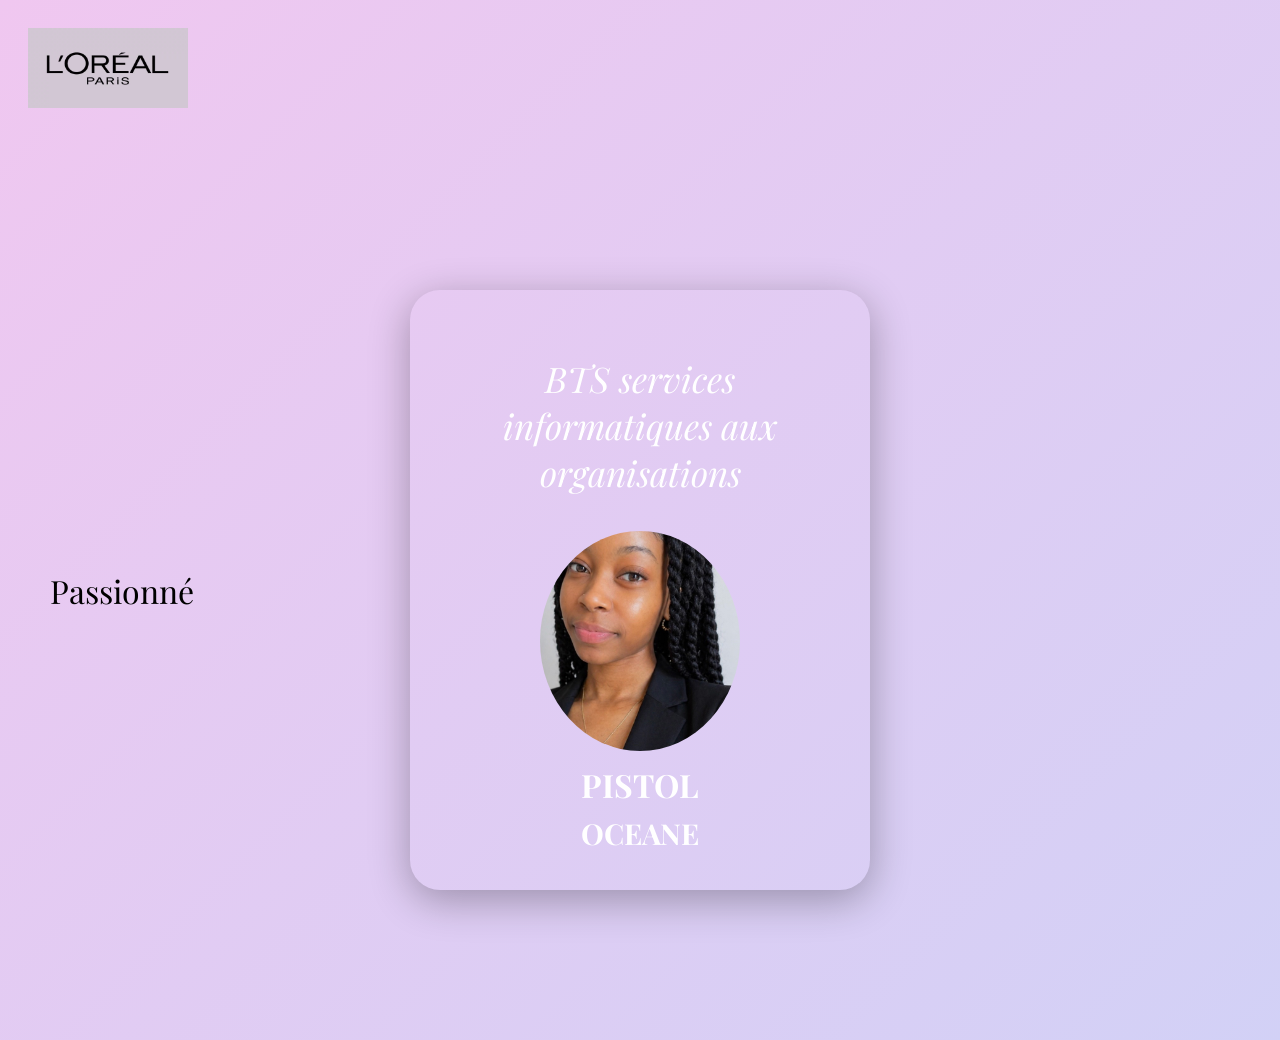
<file: index.html>
<!DOCTYPE html>
<html lang="fr">
<head>
  <meta charset="UTF-8">
  <title>Mon Profil</title>

  <link href="https://fonts.googleapis.com/css2?family=Playfair+Display:wght@700&display=swap" rel="stylesheet">
  <link rel="stylesheet" href="style.css">
    
</head>

<body>

 <div class="header cache">
  <img src="logo.png" alt="Logo-entreprise" class="logo-entreprise">
</div> 
  
<div class="layout">

  <div class="gauche cache">
    <p class="phrase-entreprise">
    </p>
  </div>

  <div class="carte cache">
     <p> BTS services informatiques
        aux organisations</p>
    <img src="photo.jpg" alt="Ma photo" class="avatar">
    <h1 class="nom">PISTOL</h1>
    <h1>OCEANE</h1>
  </div>

  <div class="droite">
    <div class="liens">
      <a class="cache" href="cv.pdf" target="_blank">Mon CV</a>
      <a class="cache" href="lettre-motivation.pdf" target="_blank">Lettre de motivation</a>
      <a class="cache" href="mailto:tonemail@gmail.com">M'écrire</a>
    </div>
  </div>
  
<script src="script.js"></script>
</div>
</body>
</file>
<file: style.css>
body {
  background: linear-gradient(-45deg, #f8c8d4, #e8d5f5, #c8d4f8, #F0C7F0);
  background-size: 400% 400%;
  animation: degrade 7s ease infinite;
  min-height: 100vh;
  margin: 0;
  font-family: 'Playfair Display', sans-serif;
}

@keyframes apparition {
  from {
    opacity: 0;
    transform: translateY(20px);
  }
  to {
    opacity: 1;
    transform: translateY(0);
  }
}

.layout {
  display: grid;
  grid-template-columns: 1fr auto 1fr;
  min-height: 100vh;
  align-items: center;
  gap: 30px;
  padding: 0 50px;
}

.logo-entreprise {
  width: 160px;
  mix-blend-mode: multiply;
}

.header {
  padding: 28px;
  animation: apparition 0.6s ease forwards;
}
.gauche {
  font-size: 2rem;
  animation: apparition 0.6s ease 0.2s forwards;
  color: #000;
}

.carte {
  text-align: center;
  background: ##CFBACF;
  padding: 30px;
  border-radius: 30px;
  max-width: 400px;
  box-shadow: 0 10px 40px rgba(0,0,0,0.3);
  margin: 40px;
  min-height: 400px;
  animation: apparition 0.6s ease 0.4s forwards;
}

.avatar {
  width: 200px;
  height: 220px;
  border-radius: 80%;
  object-fit: cover;
}

.nom {
  font-size: 2rem;
  font-weight: 700;
  color: white;
}

h1 {
  font-size: 1.8rem;
  margin: 0.5rem 0;
  color: white;
}

.carte p {
  color: white;
  font-style: italic;
  font-size: 2.2rem;
}

.droite {
  display: flex;
  flex-direction: column;
  gap: 0.8rem;
  align-items: flex-end;
  animation: apparition 0.6s ease 0.6s forwards;
}

.droite a {
  display: block;
  background: white;
  color: #d4af37;
  padding: 0.5rem 2rem;
  border-radius: 20px;
  text-decoration: none;
  flex-direction: column;
  transition: 0.3s;
  margin: 15px;  
}

.droite a:hover {
  background: #e94560;
  transform: translateY(-3px);
}   
@keyframes degrade {
  0% { background-position: 0% 50%; }
  50% { background-position: 100% 50%; }
  100% { background-position: 0% 50%; }
}
.cache {
  opacity: 0;
}
@media (max-width: 768px) {
  .layout {
    grid-template-columns: 1fr;
    padding: 20px;
    text-align: center;
  }

  .droite {
    align-items: center;
  }

  .gauche {
    text-align: center;
  }
}
</file>
